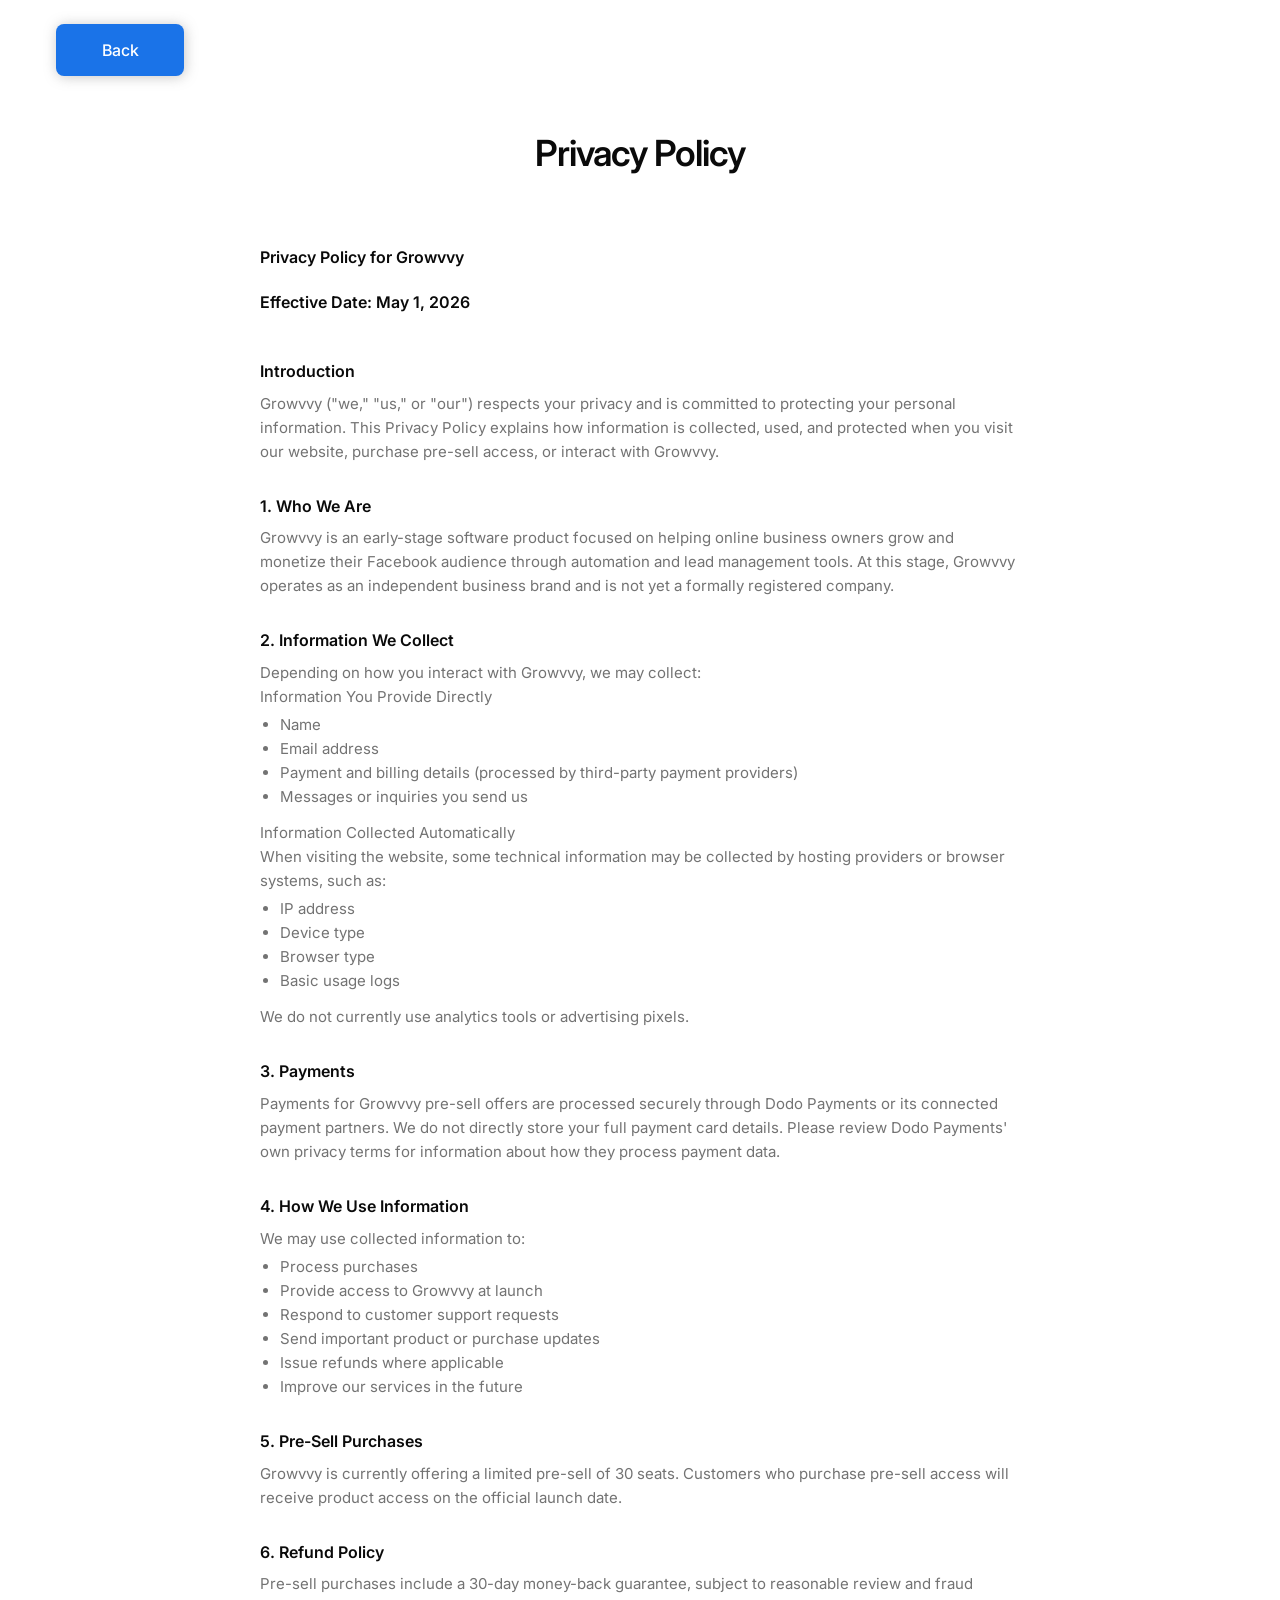
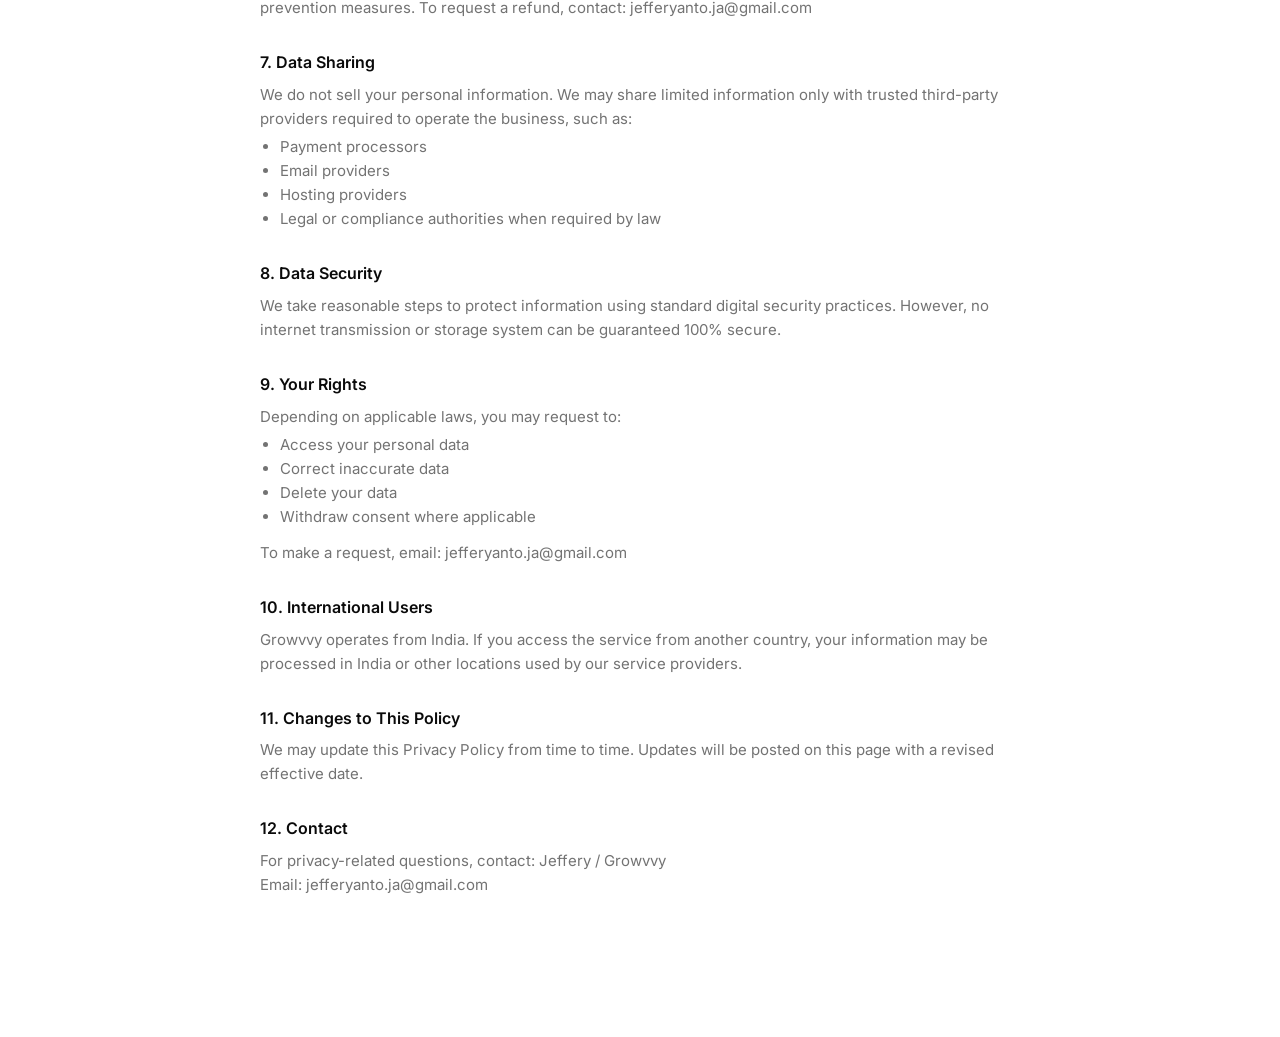
<file: privacy.html>
<!DOCTYPE html>
<html lang="en">

<head>
    <!-- PAGE_META -->
    <meta charset="UTF-8">
    <meta name="viewport" content="width=device-width, initial-scale=1.0">
    <title>Privacy Policy - Growvvy</title>

    <!-- GOOGLE_FONT_INTER -->
    <link rel="preconnect" href="https://fonts.googleapis.com">
    <link rel="preconnect" href="https://fonts.gstatic.com" crossorigin>

    <link href="https://fonts.googleapis.com/css2?family=Inter:wght@400;500;600;700&display=swap" rel="stylesheet">

    <!-- MAIN_STYLES -->
    <link rel="stylesheet" href="css/style.css">
</head>

<body>

    <!-- ======================================== -->
    <!-- PRIVACY_HEADER_SECTION -->
    <!-- ======================================== -->

    <section class="problem-section" style="padding-top: 0;">

        <div class="problem-container">

            <!-- BACK_BUTTON -->
            <div style="height: 100px; display: flex; align-items: center; margin-bottom: 32px;">
                <a href="index.html" class="navbar-button" style="background:#1A73E8; color:#FFFFFF;">
                    Back
                </a>
            </div>

            <!-- HEADER -->
            <div class="problem-header">

                <!-- TITLE -->
                <h1 class="problem-title">
                    Privacy Policy
                </h1>

                <!-- ======================================== -->
                <!-- PRIVACY_CONTENT_SECTION -->
                <!-- ======================================== -->

                <!-- PRIVACY_CONTENT_WRAP -->
                <div style="max-width: 760px; margin: 72px auto 0; text-align: left;">

                    <!-- PRIVACY_TITLE_MAIN -->
                    <p class="problem-card-title">
                        Privacy Policy for Growvvy
                    </p>

                    <!-- PRIVACY_EFFECTIVE_DATE -->
                    <p class="problem-card-title" style="margin-top: 24px;">
                        Effective Date: May 1, 2026
                    </p>


                    <!-- SECTION_INTRODUCTION -->
                    <h3 class="problem-card-title" style="margin-top: 48px;">
                        Introduction
                    </h3>

                    <p class="problem-card-text">
                        Growvvy ("we," "us," or "our") respects your privacy and is committed to protecting your personal information. This Privacy Policy explains how information is collected, used, and protected when you visit our website, purchase pre-sell access, or interact with Growvvy.
                    </p>


                    <!-- SECTION_1_WHO_WE_ARE -->
                    <h3 class="problem-card-title" style="margin-top: 32px;">
                        1. Who We Are
                    </h3>

                    <p class="problem-card-text">
                        Growvvy is an early-stage software product focused on helping online business owners grow and monetize their Facebook audience through automation and lead management tools.
                        At this stage, Growvvy operates as an independent business brand and is not yet a formally registered company.
                    </p>


                    <!-- SECTION_2_INFORMATION_WE_COLLECT -->
                    <h3 class="problem-card-title" style="margin-top: 32px;">
                        2. Information We Collect
                    </h3>

                    <p class="problem-card-text">
                        Depending on how you interact with Growvvy, we may collect:<br>
                        Information You Provide Directly
                    </p>

                    <ul style="margin-top: 4px; padding-left: 20px;">
                        <li class="problem-card-text">Name</li>
                        <li class="problem-card-text">Email address</li>
                        <li class="problem-card-text">Payment and billing details (processed by third-party payment providers)</li>
                        <li class="problem-card-text">Messages or inquiries you send us</li>
                    </ul>

                    <p class="problem-card-text" style="margin-top: 12px;">
                        Information Collected Automatically
                    </p>

                    <p class="problem-card-text">
                        When visiting the website, some technical information may be collected by hosting providers or browser systems, such as:
                    </p>

                    <ul style="margin-top: 4px; padding-left: 20px;">
                        <li class="problem-card-text">IP address</li>
                        <li class="problem-card-text">Device type</li>
                        <li class="problem-card-text">Browser type</li>
                        <li class="problem-card-text">Basic usage logs</li>
                    </ul>

                    <p class="problem-card-text" style="margin-top: 12px;">
                        We do not currently use analytics tools or advertising pixels.
                    </p>


                    <!-- SECTION_3_PAYMENTS -->
                    <h3 class="problem-card-title" style="margin-top: 32px;">
                        3. Payments
                    </h3>

                    <p class="problem-card-text">
                        Payments for Growvvy pre-sell offers are processed securely through Dodo Payments or its connected payment partners.
                        We do not directly store your full payment card details.
                        Please review Dodo Payments' own privacy terms for information about how they process payment data.
                    </p>


                    <!-- SECTION_4_HOW_WE_USE_INFORMATION -->
                    <h3 class="problem-card-title" style="margin-top: 32px;">
                        4. How We Use Information
                    </h3>

                    <p class="problem-card-text">
                        We may use collected information to:
                    </p>

                    <ul style="margin-top: 4px; padding-left: 20px;">
                        <li class="problem-card-text">Process purchases</li>
                        <li class="problem-card-text">Provide access to Growvvy at launch</li>
                        <li class="problem-card-text">Respond to customer support requests</li>
                        <li class="problem-card-text">Send important product or purchase updates</li>
                        <li class="problem-card-text">Issue refunds where applicable</li>
                        <li class="problem-card-text">Improve our services in the future</li>
                    </ul>


                    <!-- SECTION_5_PRESELL_PURCHASES -->
                    <h3 class="problem-card-title" style="margin-top: 32px;">
                        5. Pre-Sell Purchases
                    </h3>

                    <p class="problem-card-text">
                        Growvvy is currently offering a limited pre-sell of 30 seats.
                        Customers who purchase pre-sell access will receive product access on the official launch date.
                    </p>


                    <!-- SECTION_6_REFUND_POLICY -->
                    <h3 class="problem-card-title" style="margin-top: 32px;">
                        6. Refund Policy
                    </h3>

                    <p class="problem-card-text">
                        Pre-sell purchases include a 30-day money-back guarantee, subject to reasonable review and fraud prevention measures.
                        To request a refund, contact:
                        jefferyanto.ja@gmail.com
                    </p>


                    <!-- SECTION_7_DATA_SHARING -->
                    <h3 class="problem-card-title" style="margin-top: 32px;">
                        7. Data Sharing
                    </h3>

                    <p class="problem-card-text">
                        We do not sell your personal information.
                        We may share limited information only with trusted third-party providers required to operate the business, such as:
                    </p>

                    <ul style="margin-top: 4px; padding-left: 20px;">
                        <li class="problem-card-text">Payment processors</li>
                        <li class="problem-card-text">Email providers</li>
                        <li class="problem-card-text">Hosting providers</li>
                        <li class="problem-card-text">Legal or compliance authorities when required by law</li>
                    </ul>


                    <!-- SECTION_8_DATA_SECURITY -->
                    <h3 class="problem-card-title" style="margin-top: 32px;">
                        8. Data Security
                    </h3>

                    <p class="problem-card-text">
                        We take reasonable steps to protect information using standard digital security practices. However, 
                        no internet transmission or storage system can be guaranteed 100% secure.
                    </p>


                    <!-- SECTION_9_YOUR_RIGHTS -->
                    <h3 class="problem-card-title" style="margin-top: 32px;">
                        9. Your Rights
                    </h3>

                    <p class="problem-card-text">
                       Depending on applicable laws, you may request to:
                    </p>

                     <ul style="margin-top: 4px; padding-left: 20px;">
                        <li class="problem-card-text">Access your personal data</li>
                        <li class="problem-card-text">Correct inaccurate data</li>
                        <li class="problem-card-text">Delete your data</li>
                        <li class="problem-card-text">Withdraw consent where applicable</li>
                    </ul>

                    <p class="problem-card-text" style="margin-top: 12px;">
                        To make a request, email:
                        jefferyanto.ja@gmail.com
                    </p>


                    <!-- SECTION_10_INTERNATIONAL_USERS -->
                    <h3 class="problem-card-title" style="margin-top: 32px;">
                        10. International Users
                    </h3>

                    <p class="problem-card-text">
                        Growvvy operates from India. If you access the service from another country, your information may 
                        be processed in India or other locations used by our service providers.
                    </p>


                    <!-- SECTION_11_CHANGES -->
                    <h3 class="problem-card-title" style="margin-top: 32px;">
                        11. Changes to This Policy
                    </h3>

                    <p class="problem-card-text">
                    We may update this Privacy Policy from time to time. Updates will be posted on 
                    this page with a revised effective date.
                    </p>


                    <!-- SECTION_12_CONTACT -->
                    <h3 class="problem-card-title" style="margin-top: 32px;">
                        12. Contact
                    </h3>

                    <p class="problem-card-text">
                        For privacy-related questions, contact: Jeffery / Growvvy<br>
                        Email: jefferyanto.ja@gmail.com
                    </p>

                </div>

            </div>

            </div>

        </div>

    </section>
</file>
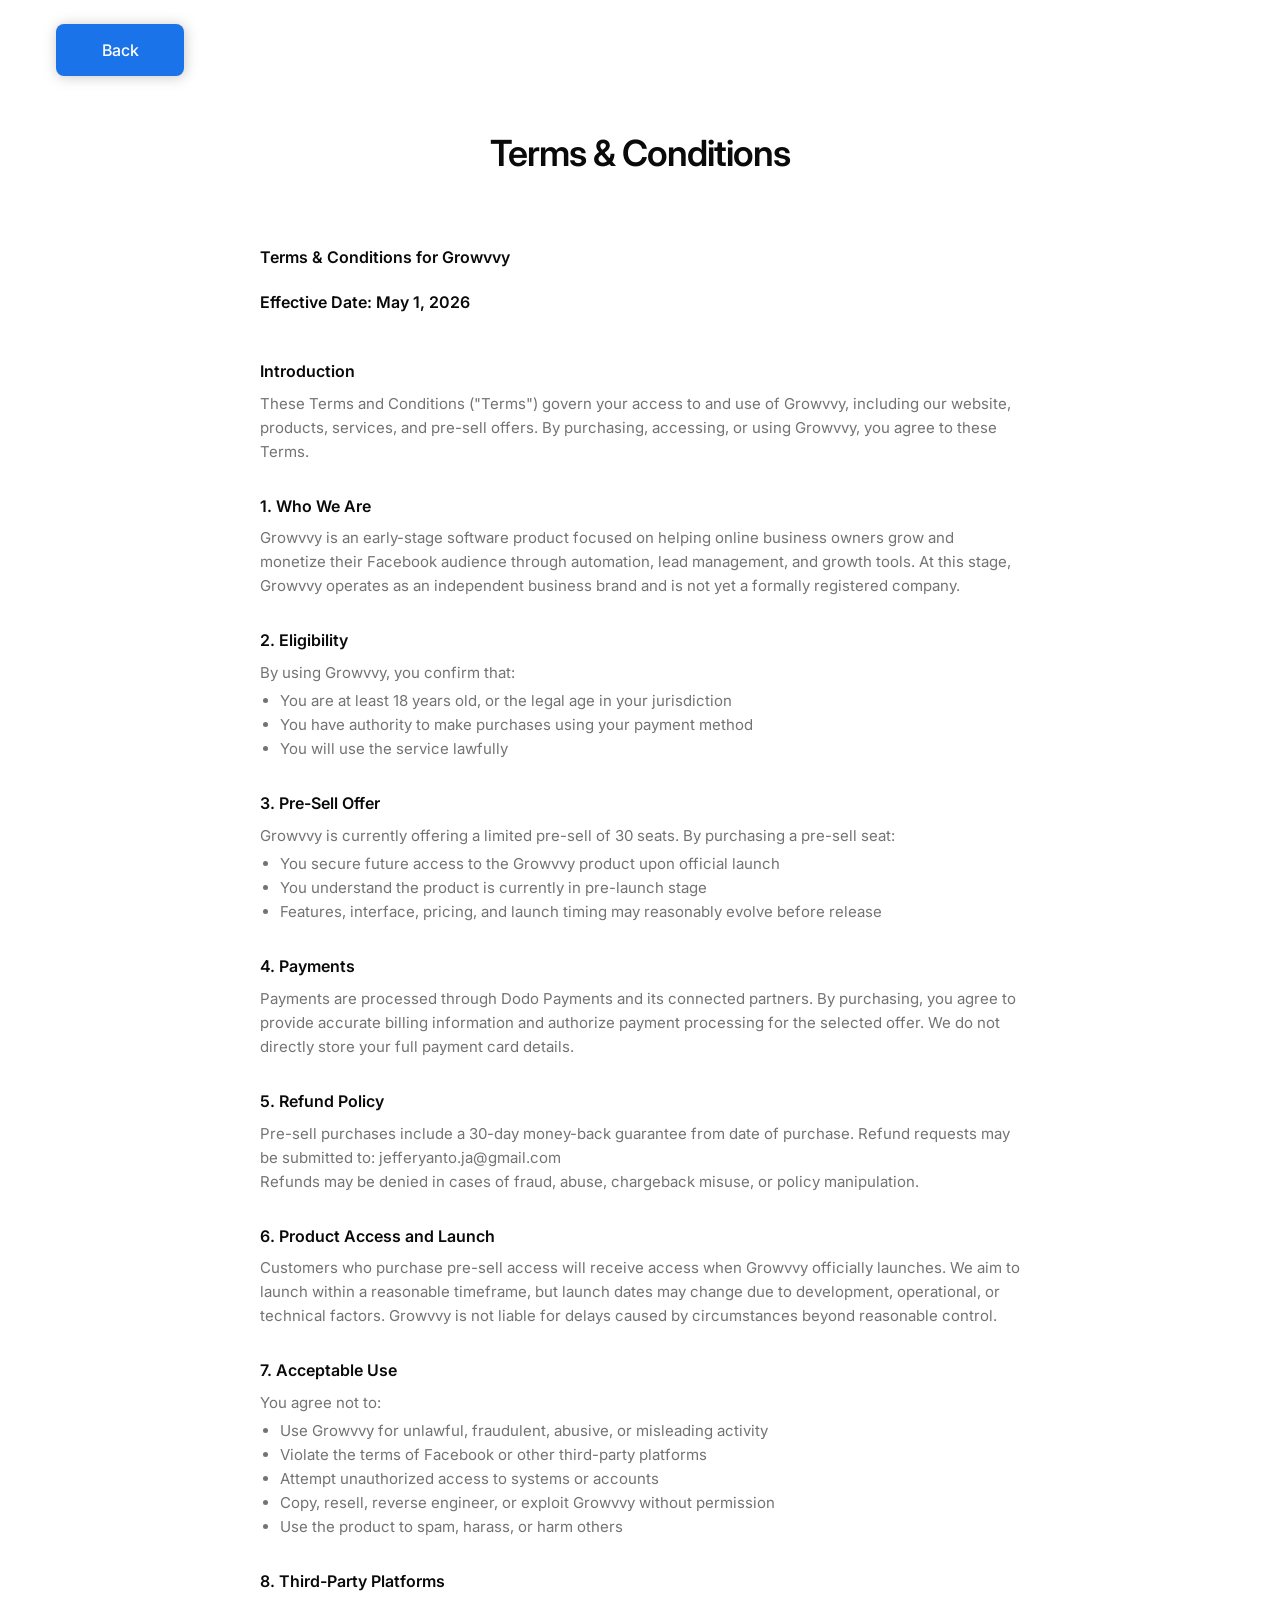
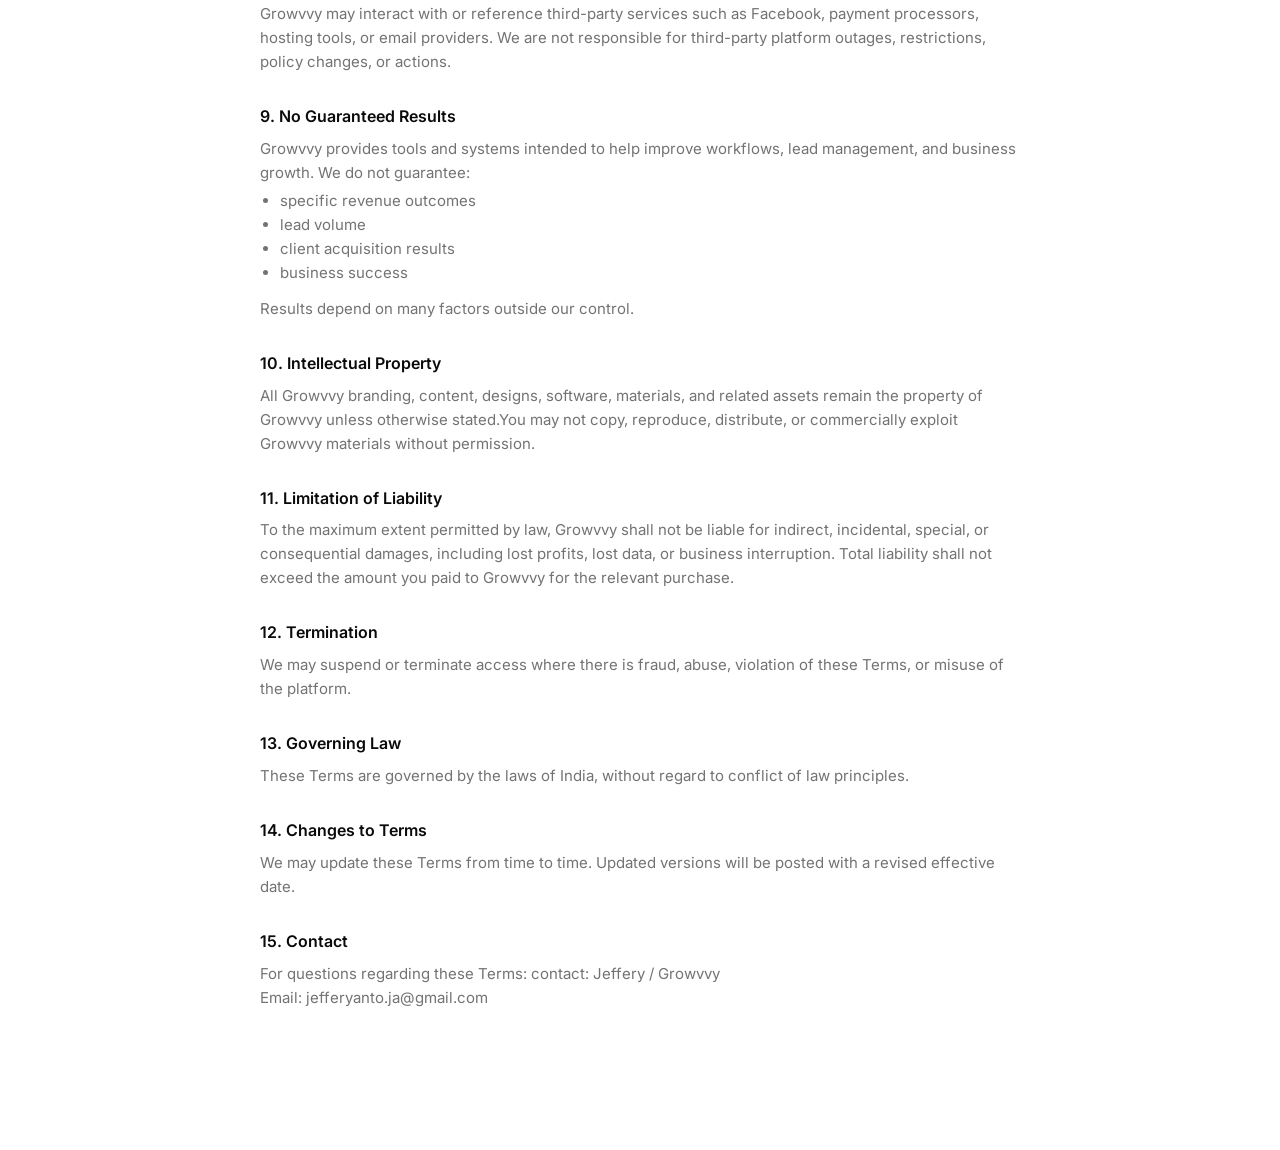
<file: terms.html>
<!DOCTYPE html>
<html lang="en">

<head>
    <!-- PAGE_META -->
    <meta charset="UTF-8">
    <meta name="viewport" content="width=device-width, initial-scale=1.0">
    <title>Terms & Conditions - Growvvy</title>

    <!-- GOOGLE_FONT_INTER -->
    <link rel="preconnect" href="https://fonts.googleapis.com">
    <link rel="preconnect" href="https://fonts.gstatic.com" crossorigin>

    <link href="https://fonts.googleapis.com/css2?family=Inter:wght@400;500;600;700&display=swap" rel="stylesheet">

    <!-- MAIN_STYLES -->
    <link rel="stylesheet" href="css/style.css">
</head>

<body>

    <!-- ======================================== -->
    <!-- TERMS_&_CONDITIONS_HEADER_SECTION -->
    <!-- ======================================== -->

    <section class="problem-section" style="padding-top: 0;">

        <div class="problem-container">

            <!-- BACK_BUTTON -->
            <div style="height: 100px; display: flex; align-items: center; margin-bottom: 32px;">
                <a href="index.html" class="navbar-button" style="background:#1A73E8; color:#FFFFFF;">
                    Back
                </a>
            </div>

            <!-- HEADER -->
            <div class="problem-header">

                <!-- TITLE -->
                <h1 class="problem-title">
                    Terms & Conditions
                </h1>

                <!-- ======================================== -->
                <!-- TERMS_&_CONDITIONS_CONTENT_SECTION -->
                <!-- ======================================== -->

                <!-- TERMS_&_CONDITIONS_CONTENT_WRAP -->
                <div style="max-width: 760px; margin: 72px auto 0; text-align: left;">

                    <!-- TERMS_&_CONDITIONS_TITLE_MAIN -->
                    <p class="problem-card-title">
                        Terms & Conditions for Growvvy
                    </p>

                    <!-- TERMS_&_CONDITIONS_EFFECTIVE_DATE -->
                    <p class="problem-card-title" style="margin-top: 24px;">
                        Effective Date: May 1, 2026
                    </p>


                    <!-- SECTION_INTRODUCTION -->
                    <h3 class="problem-card-title" style="margin-top: 48px;">
                        Introduction
                    </h3>

                    <p class="problem-card-text">
                        These Terms and Conditions ("Terms") govern your access to and use of Growvvy, 
                        including our website, products, services, and pre-sell offers. By purchasing, 
                        accessing, or using Growvvy, you agree to these Terms.
                    </p>


                    <!-- SECTION_1_WHO_WE_ARE -->
                    <h3 class="problem-card-title" style="margin-top: 32px;">
                        1. Who We Are
                    </h3>

                    <p class="problem-card-text">
                        Growvvy is an early-stage software product focused on helping online business owners grow and monetize their Facebook audience through automation, lead management, and growth tools.
                        At this stage, Growvvy operates as an independent business brand and is not yet a formally registered company.
                    </p>


                    <!-- SECTION_2_ELIGIBILITY -->
                    <h3 class="problem-card-title" style="margin-top: 32px;">
                        2. Eligibility
                    </h3>

                    <p class="problem-card-text">
                        By using Growvvy, you confirm that:
                    </p>

                    <ul style="margin-top: 4px; padding-left: 20px;">
                        <li class="problem-card-text">You are at least 18 years old, or the legal age in your jurisdiction</li>
                        <li class="problem-card-text">You have authority to make purchases using your payment method</li>
                        <li class="problem-card-text">You will use the service lawfully</li>
                    </ul>


                    <!-- SECTION_3_PRESELL_OFFER -->
                    <h3 class="problem-card-title" style="margin-top: 32px;">
                        3.  Pre-Sell Offer
                    </h3>

                    <p class="problem-card-text">
                        Growvvy is currently offering a limited pre-sell of 30 seats.
                        By purchasing a pre-sell seat:
                    </p>
                    
                    <ul style="margin-top: 4px; padding-left: 20px;">
                        <li class="problem-card-text">You secure future access to the Growvvy product upon official launch</li>
                        <li class="problem-card-text">You understand the product is currently in pre-launch stage</li>
                        <li class="problem-card-text">Features, interface, pricing, and launch timing may reasonably evolve before release</li>
                    </ul>


                    <!-- SECTION_4_PAYMENTS -->
                    <h3 class="problem-card-title" style="margin-top: 32px;">
                        4. Payments
                    </h3>

                    <p class="problem-card-text">
                        Payments are processed through Dodo Payments and its connected partners.
                        By purchasing, you agree to provide accurate billing information and authorize payment processing 
                        for the selected offer. We do not directly store your full payment card details.
                    </p>


                    <!-- SECTION_5_REFUND_POLICY -->
                    <h3 class="problem-card-title" style="margin-top: 32px;">
                        5. Refund Policy
                    </h3>

                    <p class="problem-card-text">
                       Pre-sell purchases include a 30-day money-back guarantee from date of purchase.
                        Refund requests may be submitted to: jefferyanto.ja@gmail.com<br>
                        Refunds may be denied in cases of fraud, abuse, chargeback misuse, or policy manipulation.
                    </p>


                    <!-- SECTION_6_PRODUCT_ACCESS -->
                    <h3 class="problem-card-title" style="margin-top: 32px;">
                        6. Product Access and Launch
                    </h3>

                    <p class="problem-card-text">
                        Customers who purchase pre-sell access will receive access when Growvvy officially launches.
                        We aim to launch within a reasonable timeframe, but launch dates may change due to development, operational, 
                        or technical factors. Growvvy is not liable for delays caused by circumstances beyond reasonable control.
                    </p>


                    <!-- SECTION_7_ACCEPTABLE_USE -->
                    <h3 class="problem-card-title" style="margin-top: 32px;">
                        7. Acceptable Use
                    </h3>

                    <p class="problem-card-text">
                        You agree not to:
                    </p>

                    <ul style="margin-top: 4px; padding-left: 20px;">
                        <li class="problem-card-text">Use Growvvy for unlawful, fraudulent, abusive, or misleading activity</li>
                        <li class="problem-card-text">Violate the terms of Facebook or other third-party platforms</li>
                        <li class="problem-card-text">Attempt unauthorized access to systems or accounts</li>
                        <li class="problem-card-text">Copy, resell, reverse engineer, or exploit Growvvy without permission</li>
                        <li class="problem-card-text">Use the product to spam, harass, or harm others</li>
                    </ul>


                    <!-- SECTION_8_THIRD_PARTY_PLATFORMS -->
                    <h3 class="problem-card-title" style="margin-top: 32px;">
                        8.  Third-Party Platforms
                    </h3>

                    <p class="problem-card-text">
                        Growvvy may interact with or reference third-party services such as Facebook, payment processors, hosting tools, or email providers.
                        We are not responsible for third-party platform outages, restrictions, policy changes, or actions.
                    </p>


                    <!-- SECTION_9_NO_GUARANTEED_RESULTS -->
                    <h3 class="problem-card-title" style="margin-top: 32px;">
                        9. No Guaranteed Results
                    </h3>

                    <p class="problem-card-text">
                       Growvvy provides tools and systems intended to help improve workflows, lead management, and business growth.
                       We do not guarantee:
                    </p>

                     <ul style="margin-top: 4px; padding-left: 20px;">
                        <li class="problem-card-text">specific revenue outcomes</li>
                        <li class="problem-card-text">lead volume</li>
                        <li class="problem-card-text">client acquisition results</li>
                        <li class="problem-card-text">business success</li>
                    </ul>

                    <p class="problem-card-text" style="margin-top: 12px;">
                        Results depend on many factors outside our control.
                    </p>


                    <!-- SECTION_10_INTELLECTUAL_PROPERTY -->
                    <h3 class="problem-card-title" style="margin-top: 32px;">
                        10. Intellectual Property
                    </h3>

                    <p class="problem-card-text">
                       All Growvvy branding, content, designs, software, materials, and related assets remain the property of Growvvy 
                       unless otherwise stated.You may not copy, reproduce, distribute, or commercially exploit Growvvy 
                       materials without permission.
                    </p>


                    <!-- SECTION_11_LIMITATION_OF_LIABILITY -->
                    <h3 class="problem-card-title" style="margin-top: 32px;">
                        11. Limitation of Liability
                    </h3>

                    <p class="problem-card-text">
                        To the maximum extent permitted by law, Growvvy shall not be liable for indirect, incidental, special, or 
                        consequential damages, including lost profits, lost data, or business interruption.
                        Total liability shall not exceed the amount you paid to Growvvy for the relevant purchase.
                    </p>


                    <!-- SECTION_12_TERMINATION -->
                    <h3 class="problem-card-title" style="margin-top: 32px;">
                        12. Termination
                    </h3>

                    <p class="problem-card-text">
                       We may suspend or terminate access where there is fraud, abuse, violation of these Terms, or misuse of the platform.
                    </p>


                      <!-- SECTION_13_GOVERNING_LAW -->
                    <h3 class="problem-card-title" style="margin-top: 32px;">
                        13.  Governing Law
                    </h3>

                    <p class="problem-card-text">
                       These Terms are governed by the laws of India, without regard to conflict of law principles.
                    </p>


                      <!-- SECTION_14_CHANGES_TO_TERMS -->
                    <h3 class="problem-card-title" style="margin-top: 32px;">
                        14. Changes to Terms
                    </h3>

                    <p class="problem-card-text">
                       We may update these Terms from time to time. Updated versions will be posted with a revised effective date.
                    </p>


                      <!-- SECTION_15_CONTACT -->
                    <h3 class="problem-card-title" style="margin-top: 32px;">
                        15. Contact
                    </h3>

                    <p class="problem-card-text">
                        For questions regarding these Terms: contact: Jeffery / Growvvy<br>
                        Email: jefferyanto.ja@gmail.com
                    </p>

                </div>

            </div>

            </div>

        </div>

    </section>
</file>
<file: css/style.css>
/* ======================================== */
/* GLOBAL_RESET */
/* ======================================== */

*{
    margin:0;
    padding:0;
    box-sizing:border-box;
}

body{
    font-family:'Inter', sans-serif;
    background:#FFFFFF;
}

/* ======================================== */
/* NAVBAR_SECTION */
/* ======================================== */

.navbar{
    width:100%;
    height:100px;
    background:#FFFFFF;
    border-bottom:1px solid #EEEEEE;
    position:sticky;
    top:0;
    z-index:1000;
}

.navbar-container{
    max-width:1400px;
    height:100%;
    margin:0 auto;
    padding:0 56px;
    display:flex;
    align-items:center;
    justify-content:space-between;
}

/* LOGO */

.navbar-logo img{
    width:144px;
    height:43px;
    display:block;
}

/* RIGHT SIDE */

.navbar-right{
    display:flex;
    align-items:center;
    gap:40px;
}

/* MENU */

.navbar-menu{
    display:flex;
    gap:40px;
}

.navbar-menu a{
    text-decoration:none;
    color:#4B5563;
    font-size:14px;
    font-weight:400;
    line-height:20px;
}

.navbar-menu a:hover{
    color:#0A0A0A;
}

/* BUTTON */

.navbar-button{
    width:128px;
    height:52px;
    background:#FEFEFE;
    border-radius:8px;
    box-shadow:1px 1px 13px rgba(115,115,115,0.40);

    display:flex;
    align-items:center;
    justify-content:center;

    text-decoration:none;
    color:#333333;
    font-size:16px;
    font-weight:500;
}

.navbar-button:hover{
    transform:translateY(-2px);
    box-shadow:1px 6px 18px rgba(115,115,115,0.28);
    background:#FEFEFE;
}

/* HAMBURGER */

.navbar-toggle{
    display:none;
    border:none;
    background:none;
    font-size:30px;
    cursor:pointer;
}

/* ======================================== */
/* MOBILE_DRAWER */
/* ======================================== */

.mobile-drawer{
    position:fixed;
    top:0;
    right:-100%;
    width:280px;
    height:100vh;
    background:#FFFFFF;
    box-shadow:-4px 0 20px rgba(0,0,0,0.08);
    transition:0.3s ease;
    z-index:2000;
    padding:24px;
}

.mobile-drawer.active{
    right:0;
}

.mobile-drawer-header{
    display:flex;
    align-items:center;
    justify-content:space-between;
    margin-bottom:40px;
}

.mobile-drawer-header span{
    font-size:20px;
    font-weight:600;
}

.drawer-close{
    border:none;
    background:none;
    font-size:28px;
    cursor:pointer;
}

.mobile-menu-links{
    display:flex;
    flex-direction:column;
    gap:28px;
}

.mobile-menu-links a{
    text-decoration:none;
    color:#333333;
    font-size:18px;
    font-weight:500;
}

.mobile-menu-links a:hover{
    color:#0A0A0A;
    padding-left:4px;
    transition:0.2s ease;
}

/* ======================================== */
/* RESPONSIVE */
/* ======================================== */

@media (max-width: 992px){

    .navbar{
        height:72px;
    }

    .navbar-container{
        padding:0 20px;
    }

    .navbar-right{
        display:none;
    }

    .navbar-toggle{
        display:block;
    }

    .navbar-logo img{
        width:120px;
        height:auto;
    }
}

/* ======================================== */
/* HERO_MAIN_SECTION */
/* ======================================== */

.hero-main{
    width:100%;
    position:relative;
background:linear-gradient(
    to bottom,
    #FFFFFF 0%,
    #FFFFFF 38%,
    rgba(26,115,232,0.08) 58%,
    rgba(26,115,232,0.14) 82%,
    #FFFFFF 100%
);
    padding:120px 0 100px;
}

.hero-container{
    max-width:1400px;
    margin:0 auto;
    padding:0 56px;

    display:grid;
    grid-template-columns:1fr 1fr;
    align-items:center;
    gap:96px;
}

/* HERO_LEFT */

.hero-title{
    max-width:620px;
    font-size:54px;
    font-weight:600;
    line-height:1.12;
    letter-spacing:-1.2px;
    color:#0A0A0A;
    margin-bottom:30px;
}

.hero-subtitle{
    max-width:620px;
    font-size:19px;
    font-weight:400;
    line-height:1.7;
    color:#4B5563;
    margin-bottom:40px;
}

/* HERO_BUTTON */

.hero-button{
    width:261px;
    height:52px;
    background:#1A73E8;
    color:#FFFFFF;
    border-radius:8px;

    display:flex;
    align-items:center;
    justify-content:center;

    text-decoration:none;
    font-size:16px;
    font-weight:600;

    box-shadow:0 8px 20px rgba(26,115,232,0.18);
    transition:0.2s ease;
    margin-bottom:16px;
}

.hero-button:hover{
    transform:translateY(-2px);
    box-shadow:0 12px 26px rgba(26,115,232,0.24);
}

/* HERO_NOTE */

.hero-note{
    font-size:13px;
    font-weight:400;
    line-height:1.5;
    color:#737373;
}

/* HERO_RIGHT */

.hero-video-box{
    width:100%;
    aspect-ratio:16 / 9;
    background:#D9D4D4;
    border-radius:18px;
}

/* ======================================== */
/* HERO_RESPONSIVE */
/* ======================================== */

@media (max-width: 1200px){

    .hero-title{
        font-size:48px;
    }

    .hero-subtitle{
        font-size:20px;
    }

    .hero-container{
        gap:72px;
    }
}

@media (max-width: 992px){

    .hero-main{
        padding:72px 0 72px;
    }

    .hero-container{
        display:flex;
        flex-direction:column;
        align-items:center;
        text-align:center;
        padding:0 24px;
        gap:0;
    }

    .hero-left{
        display:contents;
    }

    .hero-title{
        order:1;
        font-size:44px;
        max-width:100%;
        margin-bottom:32px;
    }

    .hero-right{
        order:2;
        width:100%;
        margin-bottom:28px;
    }

    .hero-subtitle{
        order:3;
        font-size:18px;
        max-width:100%;
        margin-bottom:28px;
    }

    .hero-button{
        order:4;
        margin-bottom:14px;
    }

    .hero-note{
        order:5;
    }

    .hero-video-box{
        border-radius:14px;
    }
}

@media (max-width: 576px){

    .hero-title{
        font-size:36px;
        line-height:1.12;
        letter-spacing:-1px;
    }

    .hero-subtitle{
        font-size:17px;
        line-height:1.6;
    }

    .hero-button{
        width:100%;
        max-width:261px;
    }

    .hero-note{
        font-size:13px;
    }
}


/* ======================================== */
/* PROBLEM/SOLUTION BREAKDOWN_SECTION */
/* ======================================== */

.problem-section{
    width:100%;
    background:#FFFFFF;
    padding:120px 0 140px;
}

.problem-container{
    max-width:1400px;
    margin:0 auto;
    padding:0 56px;
}

.problem-header{
    max-width:980px;
    margin:0 auto;
    text-align:center;
}

.problem-title{
    font-size:36px;
    font-weight:600;
    line-height:1.2;
    letter-spacing:-1px;
    color:#0A0A0A;
    margin-bottom:24px;
}

.problem-subtitle{
    font-size:18px;
    font-weight:400;
    line-height:1.65;
    color:#4B5563;
}


/* PROBLEM_GRID */

.problem-grid{
    margin-top:72px;
    max-width:760px;
    margin-left:auto;
    margin-right:auto;

    display:grid;
    grid-template-columns:repeat(2, 1fr);
    gap:32px;
}

.problem-card{
    background:#EFF3FD;
    border-radius:24px;
    padding:20px 22px 18px;
    min-height:156px;

    display:flex;
    align-items:flex-start;
    gap:16px;
}

.problem-card-icon{
    width:48px;
    height:48px;
    border-radius:12px;
    background:#1A73E8;

    display:flex;
    align-items:center;
    justify-content:center;

    flex-shrink:0;
}

.problem-card-icon img{
    width:23px;
    height:23px;
    display:block;
}

/* INFO_TILE_02_ICON_ONLY */
.tile-02 .problem-card-icon img{
  width:21px;
  height:21px;
}

.problem-card-content{
    flex:1;
}

.problem-card-title{
    font-size:16px;
    font-weight:600;
    line-height:1.3;
    color:#0A0A0A;
    margin-bottom:10px;
}

.problem-card-text{
    font-size:15px;
    font-weight:400;
    line-height:1.6;
    color:#737373;
}

/* PROBLEM_CTA */
.problem-cta-wrap{
  margin-top:72px;
}

.problem-cta-wrap .hero-button{
  margin-left:auto;
  margin-right:auto;
  height:56px;
}

/* ======================================== */
/* PROBLEM/SOLUTION BREAKDOWN_RESPONSIVE */
/* ======================================== */

@media (max-width: 992px){

    .problem-section{
        padding:72px 0 72px;
    }

    .problem-container{
        padding:0 24px;
    }

    .problem-title{
        font-size:34px;
        line-height:1.18;
        margin-bottom:18px;
    }

    .problem-subtitle{
        font-size:18px;
        line-height:1.6;
    }

    .problem-grid{
    grid-template-columns:1fr;
    gap:24px;
    margin-top:48px;
    }

    .problem-card{
        padding:24px;
        min-height:auto;
    }

    .problem-card-title{
        font-size:18px;
    }

}


/* ======================================== */
/* FEATURE_SECTION */
/* ======================================== */

.feature-section{
    width:100%;
    background:#FFFFFF;
    padding:120px 0;
}

.feature-container{
    max-width:1400px;
    margin:0 auto;
    padding:0 56px;
}

.feature-grid{
    display:grid;
    grid-template-columns:1fr 1fr;
    align-items:center;
    gap:96px;
}

.feature-title{
    font-size:48px;
    font-weight:600;
    line-height:1.12;
    letter-spacing:-1px;
    color:#0A0A0A;
    margin-bottom:28px;
    max-width:560px;
}

/* FEATURE_SECTION_02_TITLE_BALANCE */

.feature-grid-reverse .feature-title{
    font-size:45px;
}

.feature-title span{
    color:#378EFF;
}

.feature-text{
    font-size:19px;
    font-weight:400;
    line-height:1.7;
    color:#4B5563;
    max-width:560px;
    margin-bottom:40px;
}

.feature-list{
    display:flex;
    flex-direction:column;
    gap:18px;
}

.feature-item{
    display:flex;
    align-items:flex-start;
    gap:14px;
}

.feature-item img{
    width:20px;
    height:20px;
    flex-shrink:0;
    margin-top:2px;
}

.feature-item p{
    font-size:17px;
    font-weight:500;
    line-height:1.55;
    color:#737373;
}

.feature-image-wrap{
    display:flex;
    justify-content:flex-end;
    padding:2px;
    border-radius:12px;
    overflow:hidden;
    background:linear-gradient(
        135deg,
        rgba(26,115,232,0.45) 0%,
        rgba(26,115,232,0.18) 50%,
        rgba(26,115,232,0.38) 100%
    );
    box-shadow:0 10px 30px rgba(26,115,232,0.10);
}

.feature-image{
    width:100%;
    max-width:600px;
    height:auto;
    display:block;
    background:#FFFFFF;
}

/* FEATURE_SECTION_02_HEADLINE_BOX_ONLY */

.feature-grid-reverse .feature-title{
    display:inline-block;
    width:600px;
    max-width:100%;
    font-size:45px;
    line-height:1.06;
}

/* FEATURE_SECTION_02_BODY_WIDTH_ONLY */

.feature-grid-reverse .feature-text{
    max-width:620px;
}

/* FEATURE_SECTION_02_IMAGE_SIZE */

.feature-grid-reverse .feature-image{
    max-width:620px;
}

/* FEATURE_SECTION_02_IMAGE_SHADOW */

.feature-grid-reverse .feature-image-wrap{
    box-shadow:-10px 10px 30px rgba(26,115,232,0.10);
}

/* FEATURE_SECTION_03_HEADLINE_BOX */

.feature-section:nth-of-type(5) .feature-title{
    display:inline-block;
    width:640px;
    max-width:100%;
}

/* FEATURE_SECTION_03_BODY_BOX */

.feature-section:nth-of-type(5) .feature-text{
    max-width:600px;
}

/* FEATURE_SECTION_03_IMAGE_SIZE */

.feature-section:nth-of-type(5) .feature-image{
    max-width:680px;
}

/* FEATURE_SECTION_04_BODY_BOX */

.feature-section:nth-of-type(6) .feature-text{
    padding-right:0;
    margin-right:-24px;
}

/* FEATURE_SECTION_04_IMAGE_SIZE */

.feature-section:nth-of-type(6) .feature-image{
    max-width:620px;
}

/* FEATURE_SECTION_04_IMAGE_SHADOW */

.feature-section:nth-of-type(6) .feature-image-wrap{
    box-shadow:-10px 10px 30px rgba(26,115,232,0.10);
}


/* ======================================== */
/* COMPARISON_SECTION */
/* ======================================== */

.comparison-section{
    width:100%;
    background:#FFFFFF;
    padding:120px 0;
}

.comparison-container{
    max-width:1400px;
    margin:0 auto;
    padding:0 56px;
}

.comparison-badge{
    width:fit-content;
    height:44px;
    padding:0 22px;
    margin:0 auto 32px;
    background:#FEFEFE;
    border-radius:1000px;
    box-shadow:1px 1px 13px rgba(115,115,115,0.40);

    display:flex;
    align-items:center;
    justify-content:center;

    font-size:14px;
    font-weight:700;
    color:#1A73E8;
}

.comparison-header{
    max-width:980px;
    margin:0 auto;
    text-align:center;
}

.comparison-header .problem-title{
    margin-bottom:24px;
}

.comparison-header .problem-subtitle{
    max-width:760px;
    margin:0 auto;
}

/* ======================================== */
/* COMPARISON_CARD_LEFT */
/* ======================================== */

.comparison-grid{
    margin-top:72px;
    max-width:760px;
    margin-left:auto;
    margin-right:auto;

    display:grid;
    grid-template-columns:repeat(2, 1fr);
    gap:32px;
}

.comparison-card{
    background:#EFF3FD;
    border-radius:12px;
    padding:40px;
}

.comparison-card-left{
    max-width:364px;
}

.comparison-card-title{
    font-size:20px;
    font-weight:600;
    line-height:1.25;
    text-align:center;
    color:#DB2719;
    margin-bottom:8px;
}

.comparison-card-title-blue{
    color:#1A73E8;
}

.comparison-card-subtitle{
    font-size:15px;
    font-weight:400;
    line-height:1.6;
    text-align:center;
    color:#4B5563;
    margin-bottom:32px;
}

.comparison-card-list{
    display:flex;
    flex-direction:column;
    gap:18px;
}

.comparison-card-item{
    display:flex;
    align-items:flex-start;
    gap:12px;
}

.comparison-card-item img{
    width:20px;
    height:20px;
    flex-shrink:0;
    margin-top:2px;
}

.comparison-card-item p{
    font-size:16px;
    font-weight:500;
    line-height:1.55;
    color:#737373;
}

/* ======================================== */
/* COMPARISON_SECTION_RESPONSIVE */
/* ======================================== */

@media (max-width: 992px){

    .comparison-section{
        padding:72px 0;
    }

    .comparison-container{
        padding:0 24px;
    }

    .comparison-badge{
        margin-bottom:24px;
    }

    .comparison-header .problem-title{
        margin-bottom:18px;
    }

    .comparison-grid{
        grid-template-columns:1fr;
        gap:24px;
        margin-top:48px;
        max-width:520px;
    }

    .comparison-card{
        padding:24px;
    }

    .comparison-card-left{
        max-width:100%;
    }

    .comparison-card-right{
        max-width:100%;
    }

    .problem-cta-wrap{
        margin-top:48px;
    }

}

@media (max-width: 576px){

    .comparison-card-title{
        font-size:18px;
    }

    .comparison-card-subtitle{
        font-size:15px;
    }

    .comparison-card-item p{
        font-size:15px;
    }

}

/* ======================================== */
/* WHO_IS_THIS_FOR_SECTION */
/* ======================================== */

.who-section{
    width:100%;
    background:#FFFFFF;
    padding:120px 0;
}

.who-container{
    max-width:1400px;
    margin:0 auto;
    padding:0 56px;
}

.who-header{
    max-width:980px;
    margin:0 auto;
    text-align:center;
}

.who-header .problem-title{
    margin-bottom:24px;
}

.who-header .problem-subtitle{
    max-width:760px;
    margin:0 auto;
}

/* WHO_GRID */

.who-grid{
    margin-top:72px;
    max-width:760px;
    margin-left:auto;
    margin-right:auto;

    display:grid;
    grid-template-columns:repeat(2, 1fr);
    gap:32px;
    transform:translateX(44px);
}

.who-column{
    display:flex;
    flex-direction:column;
    gap:24px;
}

.who-item{
    position:relative;
    min-height:44px;
    background:#EFF3FD;
    border-radius:12px;

    display:flex;
    align-items:center;
    text-align:right;

    padding:0 24px;
    width:fit-content;
    min-width:236px;
    max-width:100%;
}

.who-item-icon{
    width:17px;
    height:17px;
    position:absolute;
    top:-6px;
    left:-6px;
}

.who-item-text{
    font-size:16px;
    font-weight:500;
    line-height:1.4;
    color:#0A0A0A;
}

/* ======================================== */
/* WHO_IS_THIS_FOR_RESPONSIVE */
/* ======================================== */

@media (max-width: 992px){

    .who-section{
        padding:72px 0;
    }

    .who-container{
        padding:0 24px;
    }

    .who-header .problem-title{
        margin-bottom:18px;
    }

      .who-grid{
        grid-template-columns:1fr;
        gap:24px;
        margin-top:48px;
        max-width:520px;
        transform:none;
        justify-items:center;
    }

    .who-column{
        gap:24px;
    }
    
    .who-item{
    width:100%;
    min-width:0;
    max-width:320px;
    justify-content:center;
    }

}


/* ======================================== */
/* FEATURE_SECTION_01_RESPONSIVE */
/* ======================================== */

@media (max-width: 992px){


    .feature-section{
        padding:72px 0;
    }

    .feature-container{
        padding:0 24px;
    }

    .feature-grid{
        grid-template-columns:1fr;
        gap:48px;
    }

    .feature-content{
        text-align:center;
    }

    .feature-title{
        font-size:36px;
        line-height:1.12;
        max-width:100%;
        margin-bottom:24px;
    }

    .feature-text{
        font-size:18px;
        line-height:1.6;
        max-width:100%;
        margin-bottom:32px;
    }

    .feature-list{
        gap:16px;
        max-width:520px;
        margin:0 auto;
    }

    .feature-item{
        text-align:left;
    }

    .feature-image-wrap{
        justify-content:center;
    }

    .feature-image{
        max-width:520px;
    }

    /* FEATURE_CUSTOM_RESET_MOBILE */

    .feature-grid-reverse .feature-title,
    .feature-section:nth-of-type(5) .feature-title{
        width:auto;
        max-width:100%;
    }

    .feature-grid-reverse .feature-text,
    .feature-section:nth-of-type(5) .feature-text,
    .feature-section:nth-of-type(6) .feature-text{
        margin-right:0;
        max-width:100%;
    }

    .feature-section:nth-of-type(6) .feature-image,
    .feature-grid-reverse .feature-image{
        max-width:520px;
    }

    /* FEATURE_SECTION_01_MOBILE_LAYOUT */

    .feature-section:nth-of-type(3) .feature-grid{
        display:flex;
        flex-direction:column;
    }

    .feature-section:nth-of-type(3) .feature-image-wrap{
        order:1;
    }

    .feature-section:nth-of-type(3) .feature-content{
        order:2;
    }

    /* FEATURE_SECTION_03_MOBILE_LAYOUT */

    .feature-section:nth-of-type(5) .feature-grid{
        display:flex;
        flex-direction:column;
    }

    .feature-section:nth-of-type(5) .feature-image-wrap{
        order:1;
    }

    .feature-section:nth-of-type(5) .feature-content{
        order:2;
    }

    /* FEATURE_SECTION_02_04_MOBILE_WRAP_FIX */

    .feature-section:nth-of-type(4) .feature-image-wrap,
    .feature-section:nth-of-type(6) .feature-image-wrap{
        width:auto;
        max-width:520px;
        margin:0 auto;
        justify-content:center;
    }

}

@media (max-width: 576px){

    .feature-title{
        font-size:32px;
    }

    .feature-text{
        font-size:17px;
    }

    .feature-item p{
        font-size:15px;
    }

}


/* ======================================== */
/* PRICING_SECTION */
/* ======================================== */

.pricing-section{
    width:100%;
    background:#FFFFFF;
    padding:120px 0;
}

.pricing-container{
    max-width:1400px;
    margin:0 auto;
    padding:0 56px;
}

.pricing-header{
    max-width:980px;
    margin:0 auto;
    text-align:center;
}

.pricing-header .problem-title{
    margin-bottom:24px;
}

.pricing-header .problem-subtitle{
    max-width:760px;
    margin:0 auto;
}

/* PRICING_PROGRESS_BAR */

.pricing-progress-wrap{
    margin-top:72px;
    text-align:center;
}

.pricing-progress-row{
    display:flex;
    align-items:center;
    justify-content:center;
    gap:20px;
}

.pricing-progress-circle{
    width:38px;
    height:38px;
    border-radius:50%;
    background:#1A73E8;

    display:flex;
    align-items:center;
    justify-content:center;

    font-size:18px;
    font-weight:600;
    line-height:1;
    color:#FFFFFF;
    flex-shrink:0;
}

.pricing-progress-track{
    width:220px;
    height:6px;
    border-radius:999px;
    background:#DCE7FB;
    position:relative;
    overflow:visible;
}

.pricing-progress-fill{
    width:0%;
    height:100%;
    background:#9CD323;
    border-radius:999px;
}

.pricing-progress-marker{
    width:14px;
    height:14px;
    border-radius:50%;
    background:#9CD323;
    position:absolute;
    top:50%;
    left:0%;
    transform:translate(-50%, -50%);
    box-shadow:0 0 0 4px #FFFFFF;

    display:flex;
    align-items:center;
    justify-content:center;
}

.pricing-progress-status{
    margin-top:14px;
    text-align:center;

    font-size:13px;
    font-weight:600;
    line-height:1.3;
    color:#333333;
}

/* PRICING_CARD */

.pricing-card{
    max-width:364px;
    margin:96px auto 0;
    background:#EFF3FD;
    border-radius:12px;
    padding:40px;
}

.pricing-card-title{
    font-size:24px;
    font-weight:600;
    line-height:1.3;
    color:#0A0A0A;
    text-align:center;
    margin-bottom:56px;
}

.pricing-price-row{
    display:flex;
    align-items:center;
    gap:18px;
    margin-bottom:32px;
}

.pricing-price{
    font-size:42px;
    font-weight:600;
    line-height:1;
    color:#0A0A0A;
    flex-shrink:0;
}

.pricing-price-text{
    font-size:16px;
    font-weight:400;
    line-height:1.55;
    color:#4B5563;
}

.pricing-guarantee{
    font-size:16px;
    font-weight:400;
    line-height:1.55;
    color:#737373;
    text-align:center;
    margin-bottom:24px;
}

.pricing-divider{
    width:100%;
    height:1px;
    background:rgba(0,0,0,0.10);
}

/* PRICING_BENEFITS */

.pricing-benefits{
    margin-top:32px;
    display:flex;
    flex-direction:column;
    gap:18px;
}

.pricing-benefit-item{
    display:flex;
    align-items:flex-start;
    gap:14px;
}

.pricing-benefit-item img{
    width:20px;
    height:20px;
    flex-shrink:0;
    margin-top:2px;
}

.pricing-benefit-item p{
    font-size:17px;
    font-weight:500;
    line-height:1.55;
    color:#4B5563;
}

/* PRICING_BUTTON */

.pricing-card-button{
    width:100%;
    max-width:100%;
    margin:40px auto 0;
    display:flex;
    align-items:center;
    justify-content:center;
}


/* ======================================== */
/* PRICING_SECTION_RESPONSIVE */
/* ======================================== */

@media (max-width: 992px){

    .pricing-section{
        padding:72px 0;
    }

    .pricing-container{
        padding:0 24px;
    }

    .pricing-header .problem-title{
        margin-bottom:18px;
    }

    .pricing-progress-wrap{
        margin-top:48px;
    }

    .pricing-progress-row{
        gap:14px;
    }

    .pricing-progress-circle{
        width:36px;
        height:36px;
        font-size:17px;
    }

    .pricing-progress-track{
        width:170px;
    }

    .pricing-card{
        margin-top:48px;
        padding:24px;
    }

    .pricing-card-title{
        font-size:22px;
        margin-bottom:32px;
    }

    .pricing-price{
        font-size:36px;
    }

    .pricing-price-row{
        gap:14px;
        margin-bottom:20px;
    }

    .pricing-guarantee{
        font-size:15px;
        margin-bottom:20px;
    }

    .pricing-benefits{
        margin-top:24px;
        gap:16px;
    }

    .pricing-benefit-item p{
        font-size:16px;
    }

    .pricing-card-button{
        margin-top:24px;
    }

}


/* ======================================== */
/* FAQ_SECTION */
/* ======================================== */

.faq-section{
    width:100%;
    background:#FFFFFF;
    padding:120px 0;
}

.faq-container{
    max-width:1400px;
    margin:0 auto;
    padding:0 56px;
}

.faq-header{
    max-width:980px;
    margin:0 auto;
    text-align:center;
}

.faq-header .problem-title{
    margin-bottom:24px;
}

.faq-header .problem-subtitle{
    max-width:760px;
    margin:0 auto;
}

/* FAQ_CARD */

.faq-card{
    max-width:760px;
    margin:24px auto 0;
    background:#EFF3FD;
    border-radius:12px;
    padding:20px 24px;
}

.faq-header + .faq-card{
    margin-top:72px;
}

.faq-card.active{
    padding-bottom:24px;
}

.faq-card-top{
    display:flex;
    align-items:flex-start;
    justify-content:space-between;
    gap:20px;
}

.faq-question{
    font-size:18px;
    font-weight:600;
    line-height:1.35;
    color:#0A0A0A;
    padding-right:24px;
}

.faq-arrow{
    width:9px;
    height:auto;
    flex-shrink:0;
    margin-top:4px;
    transition:transform 0.25s ease;
}

.faq-card.active .faq-arrow{
    transform:rotate(90deg);
}

.faq-answer{
    margin-top:0px;
    padding-right:24px;
    font-size:16px;
    font-weight:400;
    line-height:1.6;
    color:#737373;
    max-width:100%;

    max-height:0;
    overflow:hidden;
    opacity:0;
    transition:max-height 0.28s ease, opacity 0.22s ease;
}

.faq-card.active .faq-answer{
    margin-top:12px;
    max-height:220px;
    opacity:1;
}

/* ======================================== */
/* FAQ_SECTION_RESPONSIVE */
/* ======================================== */

@media (max-width: 992px){

    .faq-section{
        padding:72px 0;
    }

    .faq-container{
        padding:0 24px;
    }

    .faq-header .problem-title{
        margin-bottom:18px;
    }

    .faq-card{
        margin-top:24px;
        padding:20px;
    }

    .faq-header + .faq-card{
    margin-top:48px;
    }

    .faq-question{
        font-size:17px;
    }

    .faq-answer{
        font-size:15px;
        margin-top:10px;
        max-width:100%;
    }

}


/* ======================================== */
/* FOOTER_SECTION */
/* ======================================== */

.footer-section{
    width:100%;
    background:#FFFFFF;
    padding:120px 0 48px;
}

.footer-container{
    max-width:1400px;
    margin:0 auto;
    padding:0 56px;
}

.footer-top{
    display:flex;
    align-items:flex-start;
    justify-content:space-between;
    gap:80px;
}

.footer-brand{
    max-width:280px;
}

.footer-logo{
    width:144px;
    height:auto;
    display:block;
    margin-bottom:18px;
}

.footer-brand-text{
    font-size:16px;
    font-weight:400;
    line-height:1.6;
    color:#4B5563;
}

.footer-links-wrap{
    display:grid;
    grid-template-columns:auto auto auto;
    gap:88px;
}

.footer-heading{
    font-size:18px;
    font-weight:600;
    line-height:1.4;
    color:#0A0A0A;
    margin-bottom:4px;
}

.footer-column{
    display:flex;
    flex-direction:column;
    gap:12px;
}

.footer-column a{
    text-decoration:none;
    font-size:15px;
    font-weight:400;
    line-height:1.6;
    color:#737373;
}

.footer-column a:hover{
    color:#0A0A0A;
}

.footer-divider{
    width:100%;
    height:1px;
    background:rgba(0,0,0,0.10);
    margin-top:88px;
}

.footer-copy{
    margin-top:32px;
    text-align:center;
    font-size:15px;
    font-weight:500;
    line-height:1.5;
    color:#333333;
}

/* ======================================== */
/* FOOTER_RESPONSIVE */
/* ======================================== */

@media (max-width: 992px){

    .footer-section{
        padding:72px 0 32px;
    }

    .footer-container{
        padding:0 24px;
    }

    .footer-top{
        flex-direction:column;
        gap:48px;
    }

    .footer-links-wrap{
        grid-template-columns:1fr;
        gap:40px;
    }

    .footer-divider{
        margin-top:56px;
    }

}
</file>
